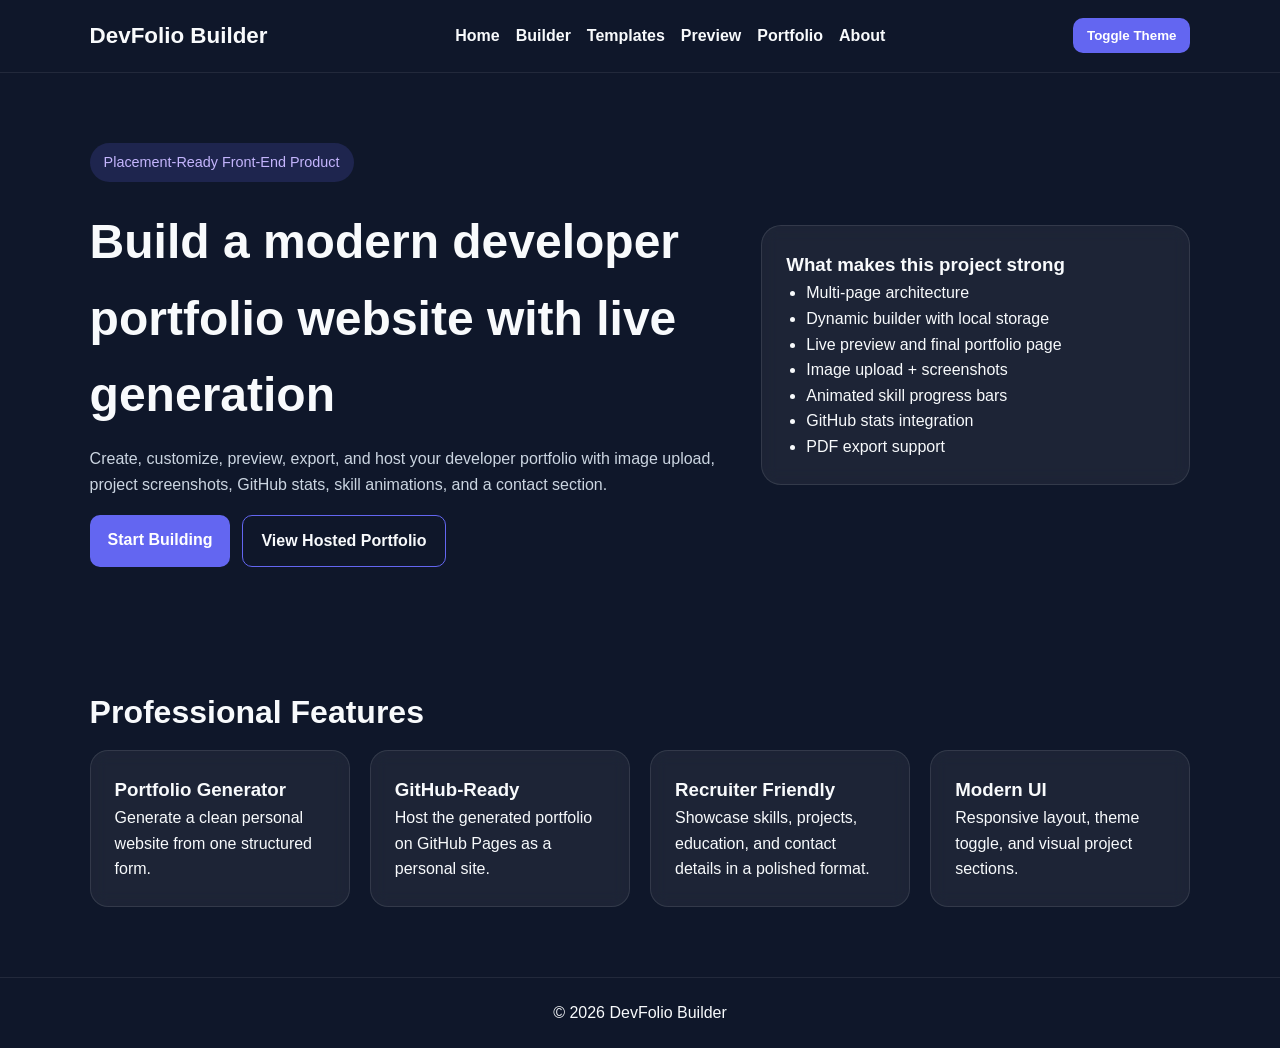
<file: portfolio/index.html>
<!DOCTYPE html>
<html lang="en">
<head>
  <meta charset="UTF-8" />
  <meta name="viewport" content="width=device-width, initial-scale=1.0" />
  <title>DevFolio Builder | Home</title>
  <link rel="stylesheet" href="style.css" />
</head>
<body id="pageBody" class="theme-dark">
  <header class="navbar">
    <div class="logo">DevFolio Builder</div>
    <nav>
      <a href="index.html">Home</a>
      <a href="builder.html">Builder</a>
      <a href="templates.html">Templates</a>
      <a href="preview.html">Preview</a>
      <a href="portfolio.html">Portfolio</a>
      <a href="about.html">About</a>
    </nav>
    <button class="theme-toggle" onclick="toggleTheme()">Toggle Theme</button>
  </header>

  <section class="hero">
    <div class="hero-content">
      <span class="badge">Placement-Ready Front-End Product</span>
      <h1>Build a modern developer portfolio website with live generation</h1>
      <p>
        Create, customize, preview, export, and host your developer portfolio with
        image upload, project screenshots, GitHub stats, skill animations, and a contact section.
      </p>
      <div class="hero-actions">
        <a href="builder.html" class="btn btn-primary">Start Building</a>
        <a href="portfolio.html" class="btn btn-outline">View Hosted Portfolio</a>
      </div>
    </div>

    <div class="glass hero-panel">
      <h3>What makes this project strong</h3>
      <ul>
        <li>Multi-page architecture</li>
        <li>Dynamic builder with local storage</li>
        <li>Live preview and final portfolio page</li>
        <li>Image upload + screenshots</li>
        <li>Animated skill progress bars</li>
        <li>GitHub stats integration</li>
        <li>PDF export support</li>
      </ul>
    </div>
  </section>

  <section class="section">
    <h2 class="section-title">Professional Features</h2>
    <div class="card-grid">
      <div class="card glass">
        <h3>Portfolio Generator</h3>
        <p>Generate a clean personal website from one structured form.</p>
      </div>
      <div class="card glass">
        <h3>GitHub-Ready</h3>
        <p>Host the generated portfolio on GitHub Pages as a personal site.</p>
      </div>
      <div class="card glass">
        <h3>Recruiter Friendly</h3>
        <p>Showcase skills, projects, education, and contact details in a polished format.</p>
      </div>
      <div class="card glass">
        <h3>Modern UI</h3>
        <p>Responsive layout, theme toggle, and visual project sections.</p>
      </div>
    </div>
  </section>

  <footer class="footer">
    <p>© 2026 DevFolio Builder</p>
  </footer>

  <script src="js/common.js"></script>
</body>
</html>
</file>
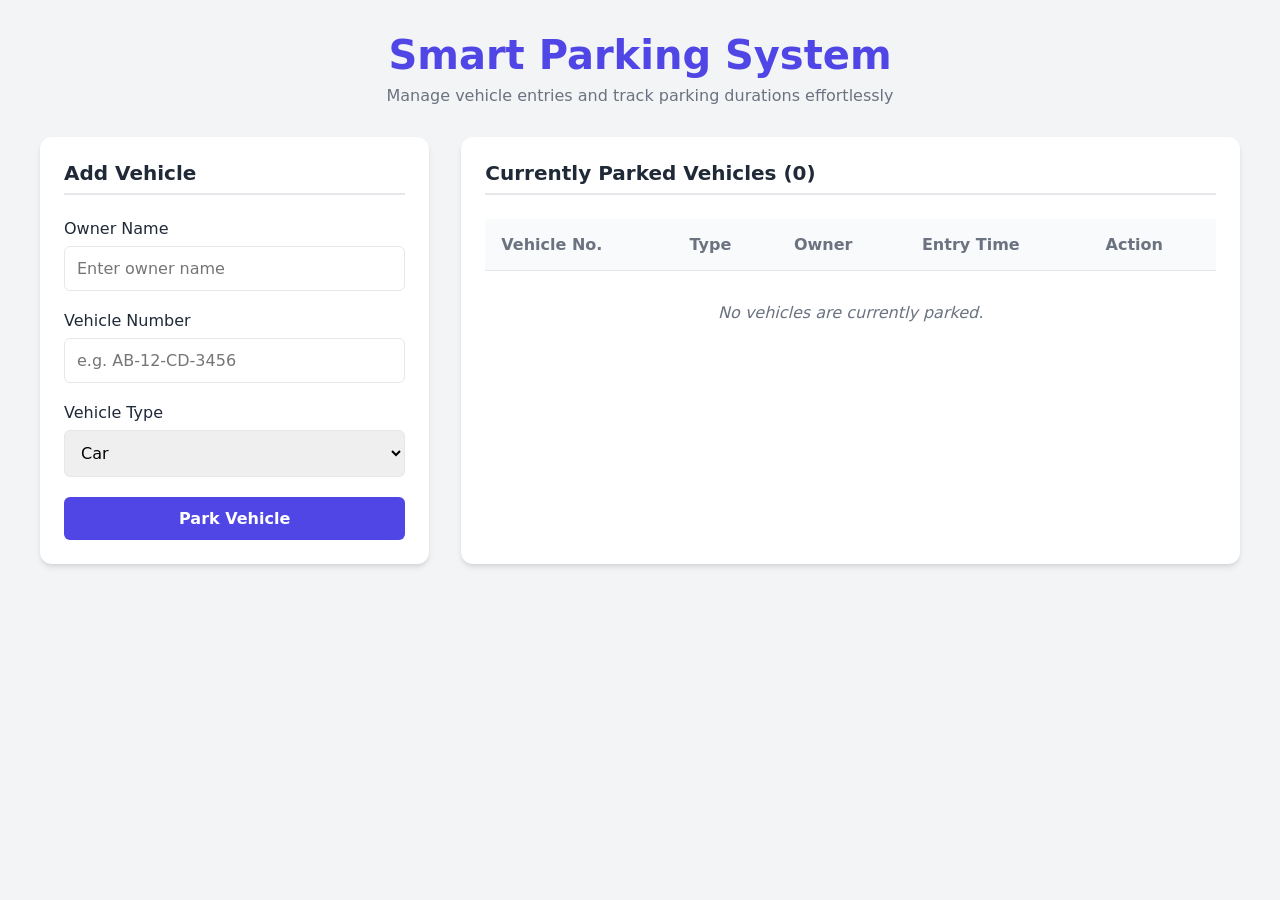
<file: vehicle management/index.html>
<!DOCTYPE html>
<html lang="en">
<head>
    <meta charset="UTF-8">
    <meta name="viewport" content="width=device-width, initial-scale=1.0">
    <title>Smart Parking System</title>
    <style>
        :root {
            --primary: #4f46e5;
            --primary-hover: #4338ca;
            --bg-color: #f3f4f6;
            --card-bg: #ffffff;
            --text-main: #1f2937;
            --text-muted: #6b7280;
            --border: #e5e7eb;
        }

        * {
            box-sizing: border-box;
            margin: 0;
            padding: 0;
            font-family: 'Segoe UI', system-ui, -apple-system, sans-serif;
        }

        body {
            background-color: var(--bg-color);
            color: var(--text-main);
            padding: 2rem;
        }

        .container {
            max-width: 1200px;
            margin: 0 auto;
        }

        header {
            text-align: center;
            margin-bottom: 2rem;
        }

        header h1 {
            color: var(--primary);
            font-size: 2.5rem;
            margin-bottom: 0.5rem;
        }

        header p {
            color: var(--text-muted);
        }

        .dashboard {
            display: grid;
            grid-template-columns: 1fr 2fr;
            gap: 2rem;
        }

        .card {
            background: var(--card-bg);
            padding: 1.5rem;
            border-radius: 12px;
            box-shadow: 0 4px 6px -1px rgba(0, 0, 0, 0.1), 0 2px 4px -1px rgba(0, 0, 0, 0.06);
        }

        .card h2 {
            margin-bottom: 1.5rem;
            font-size: 1.25rem;
            border-bottom: 2px solid var(--border);
            padding-bottom: 0.5rem;
        }

        .form-group {
            margin-bottom: 1.25rem;
        }

        .form-group label {
            display: block;
            margin-bottom: 0.5rem;
            font-weight: 500;
        }

        .form-group input, .form-group select {
            width: 100%;
            padding: 0.75rem;
            border: 1px solid var(--border);
            border-radius: 6px;
            font-size: 1rem;
            outline: none;
            transition: border-color 0.2s;
        }

        .form-group input:focus, .form-group select:focus {
            border-color: var(--primary);
        }

        button.btn-primary {
            width: 100%;
            padding: 0.75rem;
            background-color: var(--primary);
            color: white;
            border: none;
            border-radius: 6px;
            font-size: 1rem;
            font-weight: 600;
            cursor: pointer;
            transition: background-color 0.2s;
        }

        button.btn-primary:hover {
            background-color: var(--primary-hover);
        }

        /* Table Styles */
        .table-container {
            overflow-x: auto;
        }

        table {
            width: 100%;
            border-collapse: collapse;
        }

        th, td {
            padding: 1rem;
            text-align: left;
            border-bottom: 1px solid var(--border);
        }

        th {
            background-color: #f8fafc;
            font-weight: 600;
            color: var(--text-muted);
        }

        .badge {
            padding: 0.25rem 0.75rem;
            border-radius: 9999px;
            font-size: 0.875rem;
            font-weight: 500;
        }

        .badge.car { background-color: #dbeafe; color: #1e40af; }
        .badge.bike { background-color: #fef3c7; color: #92400e; }
        .badge.other { background-color: #f3f4f6; color: #374151; }

        button.btn-checkout {
            padding: 0.5rem 1rem;
            background-color: #ef4444;
            color: white;
            border: none;
            border-radius: 6px;
            cursor: pointer;
            font-weight: 500;
            transition: background-color 0.2s;
        }

        button.btn-checkout:hover {
            background-color: #dc2626;
        }

        .empty-state {
            text-align: center;
            padding: 2rem;
            color: var(--text-muted);
            font-style: italic;
        }

        @media (max-width: 768px) {
            .dashboard {
                grid-template-columns: 1fr;
            }
        }
    </style>
</head>
<body>

    <div class="container">
        <header>
            <h1>Smart Parking System</h1>
            <p>Manage vehicle entries and track parking durations effortlessly</p>
        </header>

        <div class="dashboard">
            <!-- Add Vehicle Form -->
            <div class="card">
                <h2>Add Vehicle</h2>
                <form id="parkingForm">
                    <div class="form-group">
                        <label for="ownerName">Owner Name</label>
                        <input type="text" id="ownerName" placeholder="Enter owner name" required>
                    </div>
                    <div class="form-group">
                        <label for="vehicleNumber">Vehicle Number</label>
                        <input type="text" id="vehicleNumber" placeholder="e.g. AB-12-CD-3456" required>
                    </div>
                    <div class="form-group">
                        <label for="vehicleType">Vehicle Type</label>
                        <select id="vehicleType" required>
                            <option value="Car">Car</option>
                            <option value="Bike">Bike / Motorcycle</option>
                            <option value="Other">Other</option>
                        </select>
                    </div>
                    <button type="submit" class="btn-primary">Park Vehicle</button>
                </form>
            </div>

            <!-- Parked Vehicles List -->
            <div class="card">
                <h2>Currently Parked Vehicles (<span id="vehicleCount">0</span>)</h2>
                <div class="table-container">
                    <table>
                        <thead>
                            <tr>
                                <th>Vehicle No.</th>
                                <th>Type</th>
                                <th>Owner</th>
                                <th>Entry Time</th>
                                <th>Action</th>
                            </tr>
                        </thead>
                        <tbody id="tableBody">
                            <!-- Rows will be added here via JS -->
                        </tbody>
                    </table>
                    <div id="emptyState" class="empty-state">
                        No vehicles are currently parked.
                    </div>
                </div>
            </div>
        </div>
    </div>

    <script>
        // Array to store parked vehicles
        let parkingLot = [];

        // DOM Elements
        const form = document.getElementById('parkingForm');
        const tableBody = document.getElementById('tableBody');
        const emptyState = document.getElementById('emptyState');
        const vehicleCountSpan = document.getElementById('vehicleCount');

        // Event Listener for form submission
        form.addEventListener('submit', function(e) {
            e.preventDefault(); // Prevent page reload

            const ownerName = document.getElementById('ownerName').value;
            const vehicleNumber = document.getElementById('vehicleNumber').value.toUpperCase();
            const vehicleType = document.getElementById('vehicleType').value;
            
            // Record current time
            const entryTime = new Date();

            // Create vehicle object
            const vehicle = {
                id: Date.now().toString(), // Unique ID based on timestamp
                owner: ownerName,
                number: vehicleNumber,
                type: vehicleType,
                timeIn: entryTime
            };

            // Add to array and update UI
            parkingLot.push(vehicle);
            form.reset();
            renderTable();
        });

        // Function to render the table
        function renderTable() {
            // Update counter
            vehicleCountSpan.textContent = parkingLot.length;

            // Show/hide empty state
            if (parkingLot.length === 0) {
                emptyState.style.display = 'block';
                tableBody.innerHTML = '';
                return;
            }

            emptyState.style.display = 'none';
            tableBody.innerHTML = '';

            // Generate rows for each vehicle
            parkingLot.forEach(vehicle => {
                // Format the entry time (e.g., 02:30 PM)
                const timeString = vehicle.timeIn.toLocaleTimeString([], { hour: '2-digit', minute: '2-digit' });
                
                // Determine badge class
                const badgeClass = vehicle.type.toLowerCase();

                const row = document.createElement('tr');
                row.innerHTML = `
                    <td><strong>${vehicle.number}</strong></td>
                    <td><span class="badge ${badgeClass}">${vehicle.type}</span></td>
                    <td>${vehicle.owner}</td>
                    <td>${timeString}</td>
                    <td>
                        <button class="btn-checkout" onclick="checkoutVehicle('${vehicle.id}')">
                            Check Out
                        </button>
                    </td>
                `;
                tableBody.appendChild(row);
            });
        }

        // Function to handle vehicle checkout
        function checkoutVehicle(id) {
            // Find the vehicle
            const index = parkingLot.findIndex(v => v.id === id);
            
            if (index !== -1) {
                const vehicle = parkingLot[index];
                const timeOut = new Date();
                
                // Calculate duration
                const durationMs = timeOut - vehicle.timeIn;
                
                // Convert to seconds and minutes for the alert summary
                const totalSeconds = Math.floor(durationMs / 1000);
                const minutes = Math.floor(totalSeconds / 60);
                const seconds = totalSeconds % 60;

                // Format entry and exit times for the receipt alert
                const formatTime = (date) => date.toLocaleTimeString([], { hour: '2-digit', minute: '2-digit', second:'2-digit' });

                // Create a checkout summary
                const summary = `--- CHECKOUT SUMMARY ---\n` +
                                `Vehicle: ${vehicle.number} (${vehicle.type})\n` +
                                `Owner: ${vehicle.owner}\n` +
                                `Entry: ${formatTime(vehicle.timeIn)}\n` +
                                `Exit: ${formatTime(timeOut)}\n` +
                                `Total Time Parked: ${minutes} min ${seconds} sec\n\n` +
                                `Vehicle has been successfully removed from the lot.`;

                // Show alert to user
                alert(summary);

                // Remove from array and update UI
                parkingLot.splice(index, 1);
                renderTable();
            }
        }
    </script>
</body>
</html>
</file>
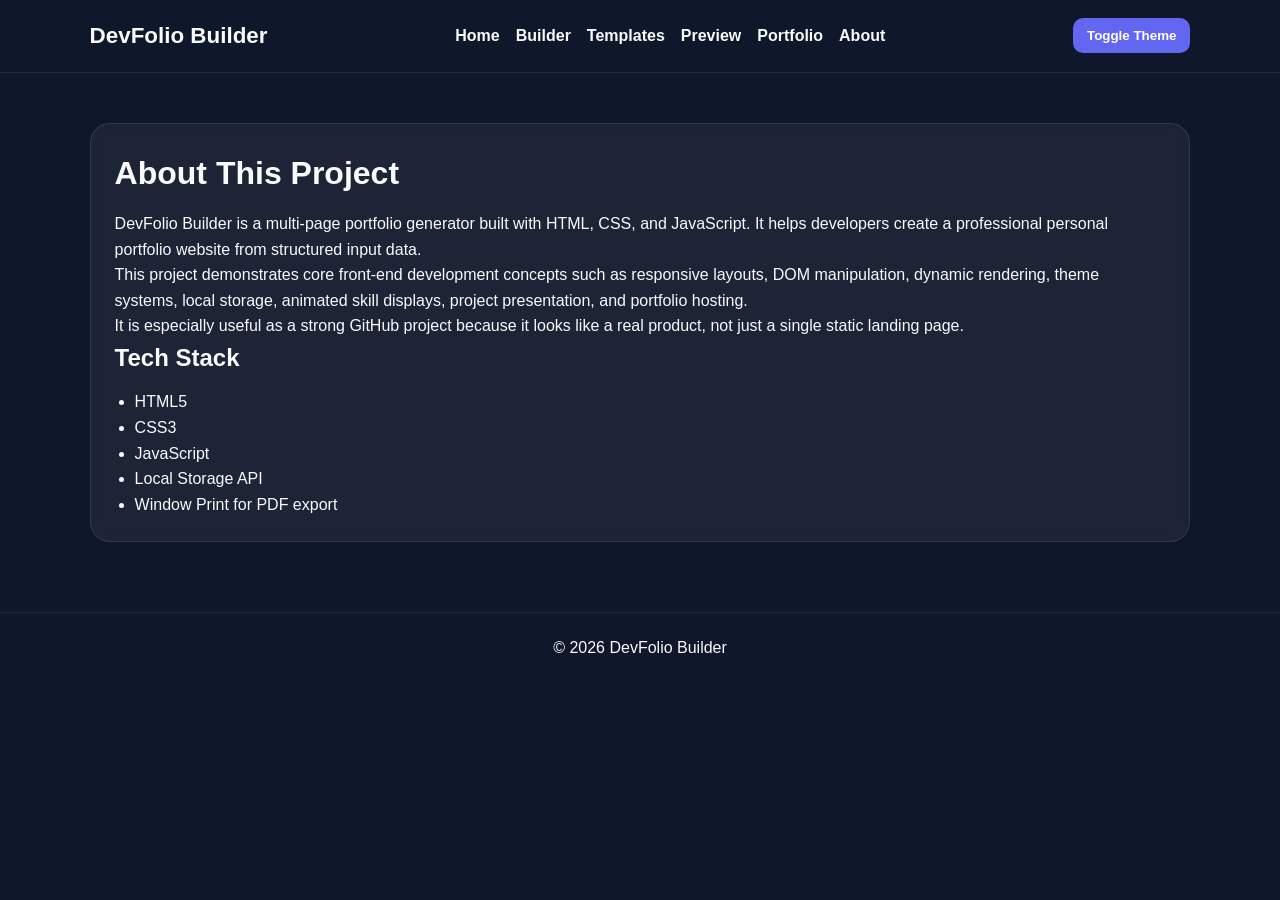
<file: portfolio/about.html>
<!DOCTYPE html>
<html lang="en">
<head>
  <meta charset="UTF-8" />
  <meta name="viewport" content="width=device-width, initial-scale=1.0" />
  <title>DevFolio Builder | About</title>
  <link rel="stylesheet" href="style.css" />
</head>
<body id="pageBody" class="theme-dark">
  <header class="navbar">
    <div class="logo">DevFolio Builder</div>
    <nav>
      <a href="index.html">Home</a>
      <a href="builder.html">Builder</a>
      <a href="templates.html">Templates</a>
      <a href="preview.html">Preview</a>
      <a href="portfolio.html">Portfolio</a>
      <a href="about.html">About</a>
    </nav>
    <button class="theme-toggle" onclick="toggleTheme()">Toggle Theme</button>
  </header>

  <section class="section">
    <div class="glass about-box">
      <h1 class="page-title">About This Project</h1>
      <p>
        DevFolio Builder is a multi-page portfolio generator built with HTML, CSS, and JavaScript.
        It helps developers create a professional personal portfolio website from structured input data.
      </p>
      <p>
        This project demonstrates core front-end development concepts such as responsive layouts,
        DOM manipulation, dynamic rendering, theme systems, local storage, animated skill displays,
        project presentation, and portfolio hosting.
      </p>
      <p>
        It is especially useful as a strong GitHub project because it looks like a real product,
        not just a single static landing page.
      </p>

      <h2>Tech Stack</h2>
      <ul>
        <li>HTML5</li>
        <li>CSS3</li>
        <li>JavaScript</li>
        <li>Local Storage API</li>
        <li>Window Print for PDF export</li>
      </ul>
    </div>
  </section>

  <footer class="footer">
    <p>© 2026 DevFolio Builder</p>
  </footer>

  <script src="js/common.js"></script>
</body>
</html>
</file>
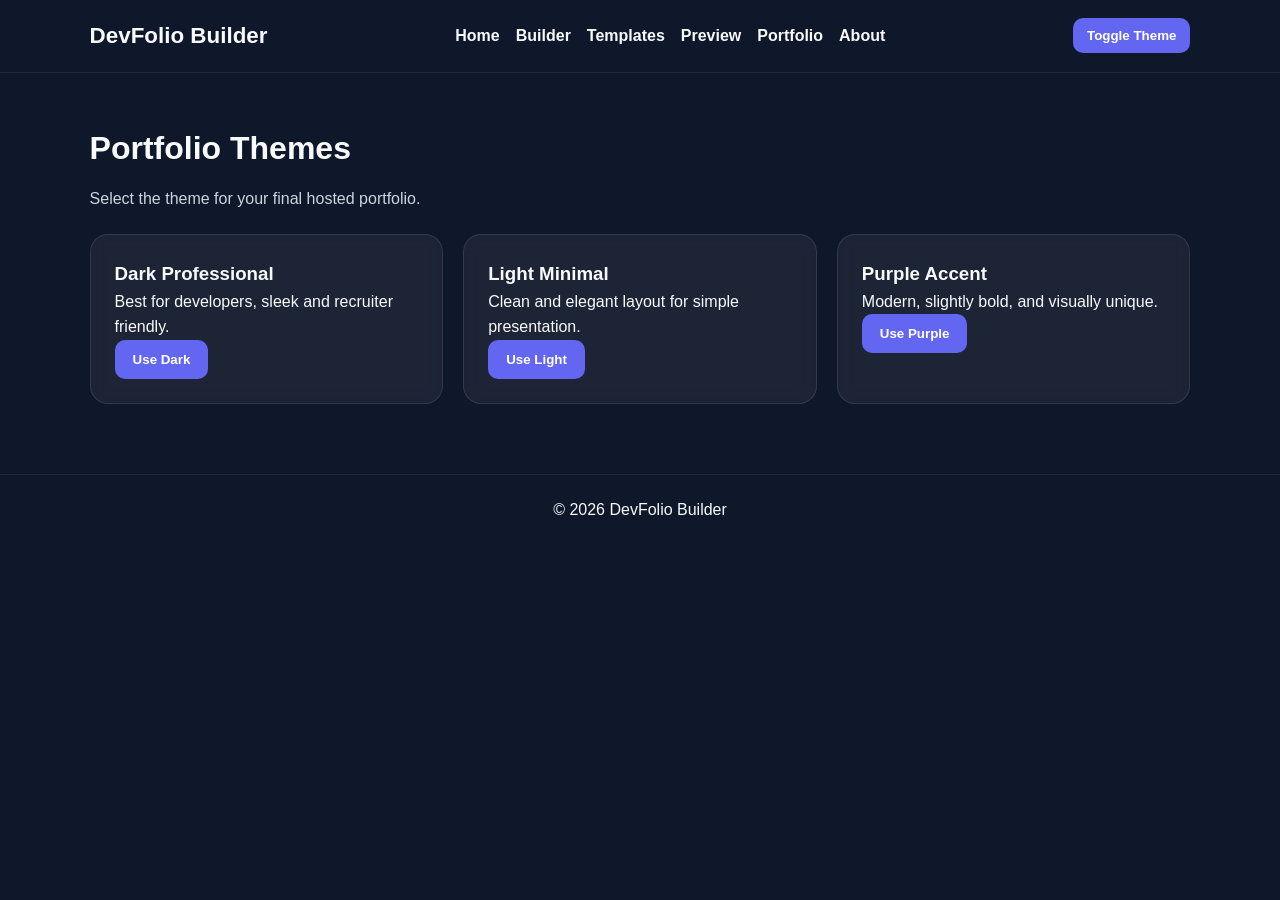
<file: portfolio/template.html>
<!DOCTYPE html>
<html lang="en">
<head>
  <meta charset="UTF-8" />
  <meta name="viewport" content="width=device-width, initial-scale=1.0" />
  <title>DevFolio Builder | Templates</title>
  <link rel="stylesheet" href="style.css" />
</head>
<body id="pageBody" class="theme-dark">
  <header class="navbar">
    <div class="logo">DevFolio Builder</div>
    <nav>
      <a href="index.html">Home</a>
      <a href="builder.html">Builder</a>
      <a href="templates.html">Templates</a>
      <a href="preview.html">Preview</a>
      <a href="portfolio.html">Portfolio</a>
      <a href="about.html">About</a>
    </nav>
    <button class="theme-toggle" onclick="toggleTheme()">Toggle Theme</button>
  </header>

  <section class="section">
    <h1 class="page-title">Portfolio Themes</h1>
    <p class="page-subtitle">Select the theme for your final hosted portfolio.</p>

    <div class="template-grid">
      <div class="template-card glass">
        <h3>Dark Professional</h3>
        <p>Best for developers, sleek and recruiter friendly.</p>
        <button class="btn btn-primary" onclick="setPortfolioTheme('theme-dark')">Use Dark</button>
      </div>

      <div class="template-card glass">
        <h3>Light Minimal</h3>
        <p>Clean and elegant layout for simple presentation.</p>
        <button class="btn btn-primary" onclick="setPortfolioTheme('theme-light')">Use Light</button>
      </div>

      <div class="template-card glass">
        <h3>Purple Accent</h3>
        <p>Modern, slightly bold, and visually unique.</p>
        <button class="btn btn-primary" onclick="setPortfolioTheme('theme-purple')">Use Purple</button>
      </div>
    </div>
  </section>

  <footer class="footer">
    <p>© 2026 DevFolio Builder</p>
  </footer>

  <script src="js/common.js"></script>
  <script>
    function setPortfolioTheme(theme) {
      localStorage.setItem("portfolioTheme", theme);
      document.getElementById("pageBody").className = theme;
      alert("Portfolio theme updated.");
    }
  </script>
</body>
</html>
</file>
<file: portfolio/style.css>
* {
  margin: 0;
  padding: 0;
  box-sizing: border-box;
  font-family: Arial, sans-serif;
}

html {
  scroll-behavior: smooth;
}

body {
  min-height: 100vh;
  line-height: 1.6;
  transition: 0.3s ease;
}

a {
  text-decoration: none;
}

img {
  max-width: 100%;
  display: block;
}

.theme-dark {
  background: #0f172a;
  color: #f8fafc;
}

.theme-light {
  background: #f8fafc;
  color: #0f172a;
}

.theme-purple {
  background: linear-gradient(135deg, #111827, #3b0764);
  color: #f8fafc;
}

.navbar {
  display: flex;
  justify-content: space-between;
  align-items: center;
  padding: 18px 7%;
  border-bottom: 1px solid rgba(255,255,255,0.08);
  gap: 15px;
  flex-wrap: wrap;
}

.logo {
  font-size: 1.4rem;
  font-weight: bold;
}

.navbar nav {
  display: flex;
  gap: 16px;
  flex-wrap: wrap;
}

.navbar nav a {
  color: inherit;
  font-weight: 600;
}

.theme-toggle {
  border: none;
  background: #6366f1;
  color: #fff;
  padding: 10px 14px;
  border-radius: 10px;
  cursor: pointer;
  font-weight: 700;
}

.hero,
.builder-layout {
  display: grid;
  grid-template-columns: 1.2fr 0.8fr;
  gap: 28px;
  align-items: start;
}

.hero {
  padding: 70px 7%;
  align-items: center;
}

.hero-content h1 {
  font-size: 3rem;
  margin: 12px 0;
}

.hero-content p,
.page-subtitle {
  color: #cbd5e1;
}

.theme-light .hero-content p,
.theme-light .page-subtitle {
  color: #334155;
}

.badge {
  display: inline-block;
  background: rgba(99, 102, 241, 0.18);
  color: #c4b5fd;
  padding: 8px 14px;
  border-radius: 999px;
  font-size: 0.9rem;
  margin-bottom: 10px;
}

.glass {
  background: rgba(255,255,255,0.06);
  border: 1px solid rgba(255,255,255,0.10);
  backdrop-filter: blur(8px);
  border-radius: 20px;
  padding: 24px;
}

.theme-light .glass {
  background: rgba(15,23,42,0.04);
  border: 1px solid rgba(15,23,42,0.08);
}

.section {
  padding: 50px 7%;
}

.section-title,
.page-title {
  font-size: 2rem;
  margin-bottom: 12px;
}

.hero-actions,
.action-row,
.contact-row {
  display: flex;
  gap: 12px;
  flex-wrap: wrap;
  margin-top: 18px;
}

.btn {
  padding: 12px 18px;
  border-radius: 10px;
  border: none;
  cursor: pointer;
  font-weight: 700;
}

.btn-primary {
  background: #6366f1;
  color: #fff;
}

.btn-outline {
  background: transparent;
  border: 1px solid #6366f1;
  color: inherit;
}

.card-grid,
.template-grid,
.projects-grid {
  display: grid;
  gap: 20px;
}

.card-grid {
  grid-template-columns: repeat(auto-fit, minmax(220px, 1fr));
}

.template-grid {
  grid-template-columns: repeat(auto-fit, minmax(260px, 1fr));
}

.projects-grid {
  grid-template-columns: repeat(auto-fit, minmax(280px, 1fr));
}

.card,
.template-card,
.project-card {
  border-radius: 18px;
}

.form-panel label {
  display: block;
  margin-top: 14px;
  margin-bottom: 6px;
  font-weight: 700;
}

.form-panel input,
.form-panel textarea,
.form-panel select,
.contact-form input,
.contact-form textarea {
  width: 100%;
  padding: 12px;
  border-radius: 10px;
  border: 1px solid rgba(255,255,255,0.10);
  background: rgba(255,255,255,0.04);
  color: inherit;
}

.theme-light .form-panel input,
.theme-light .form-panel textarea,
.theme-light .form-panel select,
.theme-light .contact-form input,
.theme-light .contact-form textarea {
  background: white;
  border: 1px solid rgba(15,23,42,0.14);
}

.page-subtitle {
  margin-bottom: 22px;
}

.preview-panel h2,
.form-panel h2 {
  margin-bottom: 10px;
}

.mini-profile {
  text-align: center;
}

.mini-profile-image,
.profile-image {
  width: 120px;
  height: 120px;
  border-radius: 50%;
  object-fit: cover;
  margin: 0 auto 14px;
  border: 3px solid rgba(99,102,241,0.5);
}

.profile-image {
  width: 150px;
  height: 150px;
}

.mini-section {
  margin-top: 22px;
}

.mini-skill-chip {
  display: inline-block;
  padding: 8px 12px;
  margin: 6px 6px 0 0;
  border-radius: 999px;
  background: rgba(99,102,241,0.16);
  font-size: 0.9rem;
}

.portfolio-hero {
  display: flex;
  gap: 25px;
  align-items: center;
  flex-wrap: wrap;
}

.portfolio-info h1 {
  font-size: 2.5rem;
  margin-top: 8px;
}

.portfolio-info h3 {
  color: #a5b4fc;
  margin: 8px 0;
}

.theme-light .portfolio-info h3 {
  color: #4338ca;
}

.content-block {
  max-width: 900px;
}

.skills-list {
  display: grid;
  gap: 18px;
}

.skill-item {
  padding: 16px;
  border-radius: 16px;
}

.skill-top {
  display: flex;
  justify-content: space-between;
  margin-bottom: 10px;
  font-weight: 700;
}

.skill-bar {
  width: 100%;
  height: 12px;
  border-radius: 999px;
  background: rgba(255,255,255,0.10);
  overflow: hidden;
}

.theme-light .skill-bar {
  background: rgba(15,23,42,0.1);
}

.skill-fill {
  height: 100%;
  width: 0;
  border-radius: 999px;
  background: linear-gradient(90deg, #6366f1, #8b5cf6);
  transition: width 1.4s ease;
}

.project-card {
  overflow: hidden;
  padding: 0;
}

.project-image {
  width: 100%;
  height: 190px;
  object-fit: cover;
}

.project-content {
  padding: 20px;
}

.github-box {
  text-align: center;
}

.github-stats {
  width: 100%;
  max-width: 560px;
  margin: 0 auto;
  border-radius: 14px;
}

.contact-box {
  max-width: 850px;
}

.contact-form {
  display: grid;
  gap: 14px;
  margin-top: 18px;
}

.footer {
  text-align: center;
  padding: 22px;
  border-top: 1px solid rgba(255,255,255,0.08);
  margin-top: 20px;
}

.about-box ul {
  padding-left: 20px;
  margin-top: 12px;
}

.mt-24 {
  margin-top: 24px;
}

.hero-panel ul {
  padding-left: 20px;
}

@media (max-width: 900px) {
  .hero,
  .builder-layout {
    grid-template-columns: 1fr;
  }

  .hero-content h1,
  .portfolio-info h1 {
    font-size: 2.1rem;
  }

  .portfolio-hero {
    flex-direction: column;
    text-align: center;
  }

  .contact-row,
  .hero-actions {
    justify-content: center;
  }
}

@media print {
  .navbar,
  .theme-toggle,
  .hero-actions button,
  .contact-form,
  .footer {
    display: none !important;
  }

  body {
    background: white !important;
    color: black !important;
  }

  .glass {
    background: white !important;
    border: 1px solid #ddd !important;
    box-shadow: none !important;
  }
}
</file>
